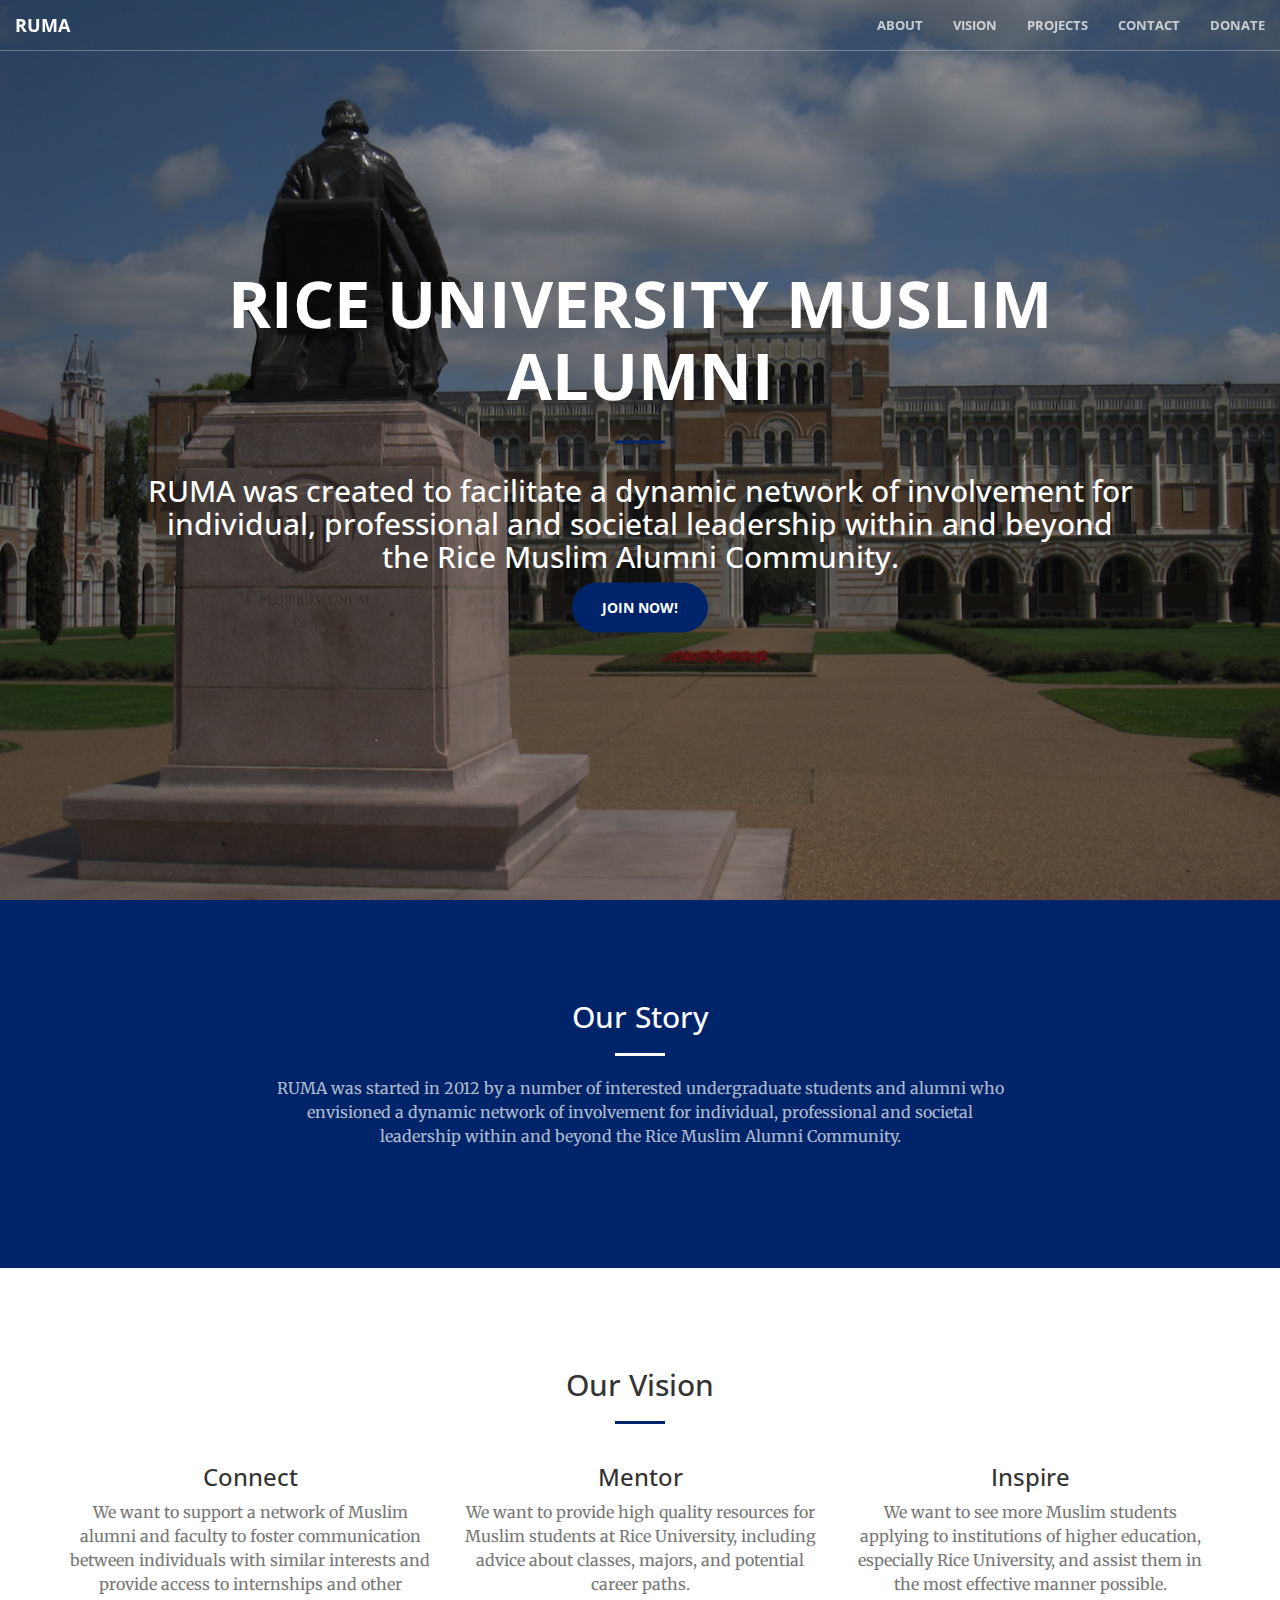
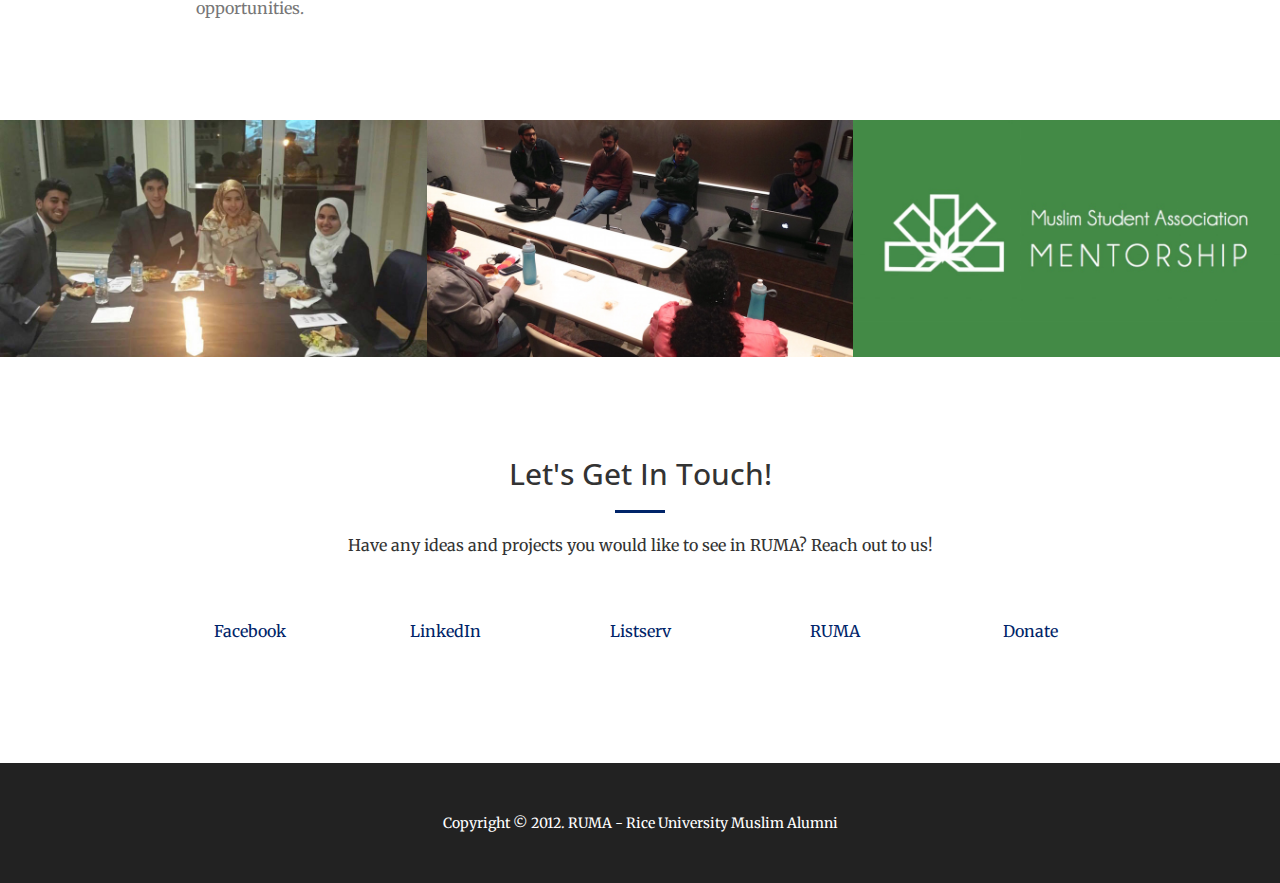
<file: index.html>
<!DOCTYPE html>
<html lang="en">

<head>

	<meta charset="utf-8">
	<meta http-equiv="X-UA-Compatible" content="IE=edge">
	<meta name="viewport" content="width=device-width, initial-scale=1">
	<meta name="description" content="RUMA was created to facilitate a dynamic network of involvement for individual, professional and societal leadership within and beyond the Rice Muslim Alumni Community.">
	<meta name="author" content="Muhammad S Shamim">

	<link rel="icon" type="image/png" href="favicon.ico">
	<title>RUMA - Rice University Muslim Alumni</title>

	<!-- Bootstrap Core CSS -->
	<link rel="stylesheet" type="text/css" href="//maxcdn.bootstrapcdn.com/bootstrap/3.3.5/css/bootstrap.min.css">
	<link rel="stylesheet" type="text/css" href="//maxcdn.bootstrapcdn.com/font-awesome/4.4.0/css/font-awesome.min.css">

	<!-- Custom Fonts -->
	<link href='http://fonts.googleapis.com/css?family=Open+Sans:300italic,400italic,600italic,700italic,800italic,400,300,600,700,800' rel='stylesheet' type='text/css'>
	<link href='http://fonts.googleapis.com/css?family=Merriweather:400,300,300italic,400italic,700,700italic,900,900italic' rel='stylesheet' type='text/css'>

	<link rel="stylesheet" href="css/animate.min.css" type="text/css">
	<link rel="stylesheet" href="css/creative.css" type="text/css">

	<!-- HTML5 Shim and Respond.js IE8 support of HTML5 elements and media queries -->
	<!-- WARNING: Respond.js doesn't work if you view the page via file:// -->
	<!--[if lt IE 9]>
		<script src="https://oss.maxcdn.com/libs/html5shiv/3.7.0/html5shiv.js"></script>
		<script src="https://oss.maxcdn.com/libs/respond.js/1.4.2/respond.min.js"></script>
		<![endif]-->

	</head>

	<body id="page-top">

		<nav id="mainNav" class="navbar navbar-default navbar-fixed-top">
			<div class="container-fluid">
				<!-- Brand and toggle get grouped for better mobile display -->
				<div class="navbar-header">
					<button type="button" class="navbar-toggle collapsed" data-toggle="collapse" data-target="#bs-example-navbar-collapse-1">
						<span class="sr-only">Toggle navigation</span>
						<span class="icon-bar"></span>
						<span class="icon-bar"></span>
						<span class="icon-bar"></span>
					</button>
					<a class="navbar-brand page-scroll" href="#page-top">RUMA</a>
				</div>

				<!-- Collect the nav links, forms, and other content for toggling -->
				<div class="collapse navbar-collapse" id="bs-example-navbar-collapse-1">
					<ul class="nav navbar-nav navbar-right">
						<li>
							<a class="page-scroll" href="#about">About</a>
						</li>
						<li>
							<a class="page-scroll" href="#vision">Vision</a>
						</li>
						<li>
							<a class="page-scroll" href="#projects">Projects</a>
						</li>
						<li>
							<a class="page-scroll" href="#contact">Contact</a>
						</li>
						<li>
							<a class="page-scroll" href="donate.html">Donate</a>
						</li>
					</ul>
				</div>
				<!-- /.navbar-collapse -->
			</div>
			<!-- /.container-fluid -->
		</nav>

		<header>
			<div class="header-content">
				<div class="header-content-inner">
					<h1>Rice University Muslim Alumni</h1>
					<hr>
					<h2>RUMA was created to facilitate a dynamic network of involvement for individual, professional and societal leadership within and beyond the Rice Muslim Alumni Community.</h2>
					<a href="http://bit.ly/1KzcwAD" class="btn btn-primary btn-xl page-scroll">Join Now!</a>
				</div>
			</div>
		</header>

		<section class="bg-primary" id="about">
			<div class="container">
				<div class="row">
					<div class="col-lg-8 col-lg-offset-2 text-center">
						<h2 class="section-heading">Our Story</h2>
						<hr class="light">
						<p class="text-faded">RUMA was started in 2012 by a number of interested undergraduate students and alumni who envisioned a dynamic network of involvement for individual, professional and societal leadership within and beyond the Rice Muslim Alumni Community.</p>
					</div>
				</div>
			</div>
		</section>

		<section id="vision">
			<div class="container">
				<div class="row">
					<div class="col-lg-12 text-center">
						<h2 class="section-heading">Our Vision</h2>
						<hr class="primary">
					</div>
				</div>
			</div>
			<div class="container">
				<div class="row">
					<div class="col-lg-4 col-md-4 text-center">
						<div class="service-box">
							<!--i class="fa fa-4x fa-diamond wow bounceIn text-primary"></i-->
							<h3>Connect</h3>
							<p class="text-muted">We want to support a network of Muslim alumni and faculty to foster communication between individuals with similar interests and provide access to internships and other opportunities.</p>
						</div>
					</div>
					<div class="col-lg-4 col-md-4 text-center">
						<div class="service-box">
							<!--i class="fa fa-4x fa-paper-plane wow bounceIn text-primary" data-wow-delay=".1s"></i-->
							<h3>Mentor</h3>
							<p class="text-muted">We want to provide high quality resources for Muslim students at Rice University, including advice about classes, majors, and potential career paths.</p>
						</div>
					</div>
					<div class="col-lg-4 col-md-4 text-center">
						<div class="service-box">
							<!--i class="fa fa-4x fa-newspaper-o wow bounceIn text-primary" data-wow-delay=".2s"></i-->
							<h3>Inspire</h3>
							<p class="text-muted">We want to see more Muslim students applying to institutions of higher education, especially Rice University, and assist them in the most effective manner possible.</p>
						</div>
					</div>
				</div>
			</div>
		</section>

		<section class="no-padding" id="projects">
			<div class="container-fluid">
				<div class="row no-gutter">
					<div class="col-lg-4 col-md-4">
						<a href="http://bit.ly/1KURkDF" class="portfolio-box">
							<img src="img/group.jpg" class="img-responsive" alt="">
							<div class="portfolio-box-caption">
								<div class="portfolio-box-caption-content">
									<div class="project-category text-faded">
										Annual Banquet
									</div>
									<div class="project-name">
										Join us on September 19, 2015!
									</div>
								</div>
							</div>

						</a>
					</div>
					<div class="col-lg-4 col-md-4">
						<a href="mailto:ruma@alumni.rice.edu" class="portfolio-box">
							<img src="img/islam101.jpg" class="img-responsive" alt="">
							<div class="portfolio-box-caption">
								<div class="portfolio-box-caption-content">
									<div class="project-category text-faded">
										Alumni Panel
									</div>
									<div class="project-name">
										Join the advisory board and connect with current Rice students!
									</div>

								</div>
							</div>
						</a>
					</div>
					<div class="col-lg-4 col-md-4">
						<a href="http://msamentorship.com/chapters/houston/sign-up/" class="portfolio-box">
							<img src="img/msam.jpg" class="img-responsive" alt="">
							<div class="portfolio-box-caption">
								<div class="portfolio-box-caption-content">
									<div class="project-category text-faded">
										MSA Mentorship
									</div>
									<div class="project-name">
										Mentor high school students applying to Rice!
									</div>
								</div>
							</div>
						</a>
					</div>
				</div>
			</div>
		</section>

		<section id="contact">
			<div class="container">
				<div class="row">
					<div class="col-lg-8 col-lg-offset-2 text-center">
						<h2 class="section-heading">Let's Get In Touch!</h2>
						<hr class="primary">
						<p>Have any ideas and projects you would like to see in RUMA? Reach out to us!</p>
					</div>
				</div>
				<div class="row">
					<div class="col-lg-2 col-lg-offset-1 col-sm-2 col-sm-offset-1 col-xs-6 text-center">
						<a href="http://on.fb.me/1EL1oxP">
							<i class="fa fa-facebook-square fa-3x wow bounceIn" data-wow-delay=".1s"></i>
							<p>Facebook</p>
						</a>
					</div>
					<div class="col-lg-2 col-sm-2 col-xs-6 text-center">
						<a href="http://bit.ly/1PVj0rr">
							<i class="fa fa-linkedin-square fa-3x wow bounceIn" data-wow-delay=".1s"></i>
							<p>LinkedIn</p>
						</a>
					</div>
					<div class="col-lg-2 col-sm-2 col-xs-6 text-center">
						<a href="https://mailman.rice.edu/mailman/listinfo/ruma-listserv">
							<i class="fa fa-list-ul fa-3x wow bounceIn" data-wow-delay=".1s"></i>
							<p>Listserv</p>
						</a>
					</div>
					<div class="col-lg-2 col-sm-2 col-xs-6 text-center">
						<a href="mailto:ruma@alumni.rice.edu">
							<i class="fa fa-envelope-square fa-3x wow bounceIn" data-wow-delay=".1s"></i>
							<p>RUMA</p>
						</a>
					</div>
					<div class="col-lg-2 col-sm-2 col-xs-12 text-center">
						<a href="donate.html">
							<i class="fa fa-heart fa-3x wow bounceIn" data-wow-delay=".1s"></i>
							<p>Donate</p>
						</a>
					</div>
				</div>
			</div>
		</section>

		<aside class="bg-dark">
			<div class="container text-center">
				<div class="row credits">
					<div class="col-md-12 text-center">
						Copyright © 2012. RUMA - Rice University Muslim Alumni
					</div>
				</div>
			</div>
		</aside>

		<script src="//ajax.googleapis.com/ajax/libs/jquery/2.1.1/jquery.min.js"></script>
		<script src="//maxcdn.bootstrapcdn.com/bootstrap/3.3.5/js/bootstrap.min.js"></script>

		<!-- Plugin JavaScript -->
		<script src="js/jquery.easing.min.js"></script>
		<script src="js/jquery.fittext.js"></script>
		<script src="js/wow.min.js"></script>

		<!-- Custom Theme JavaScript -->
		<script src="js/creative.js"></script>

	</body>

	</html>
</file>
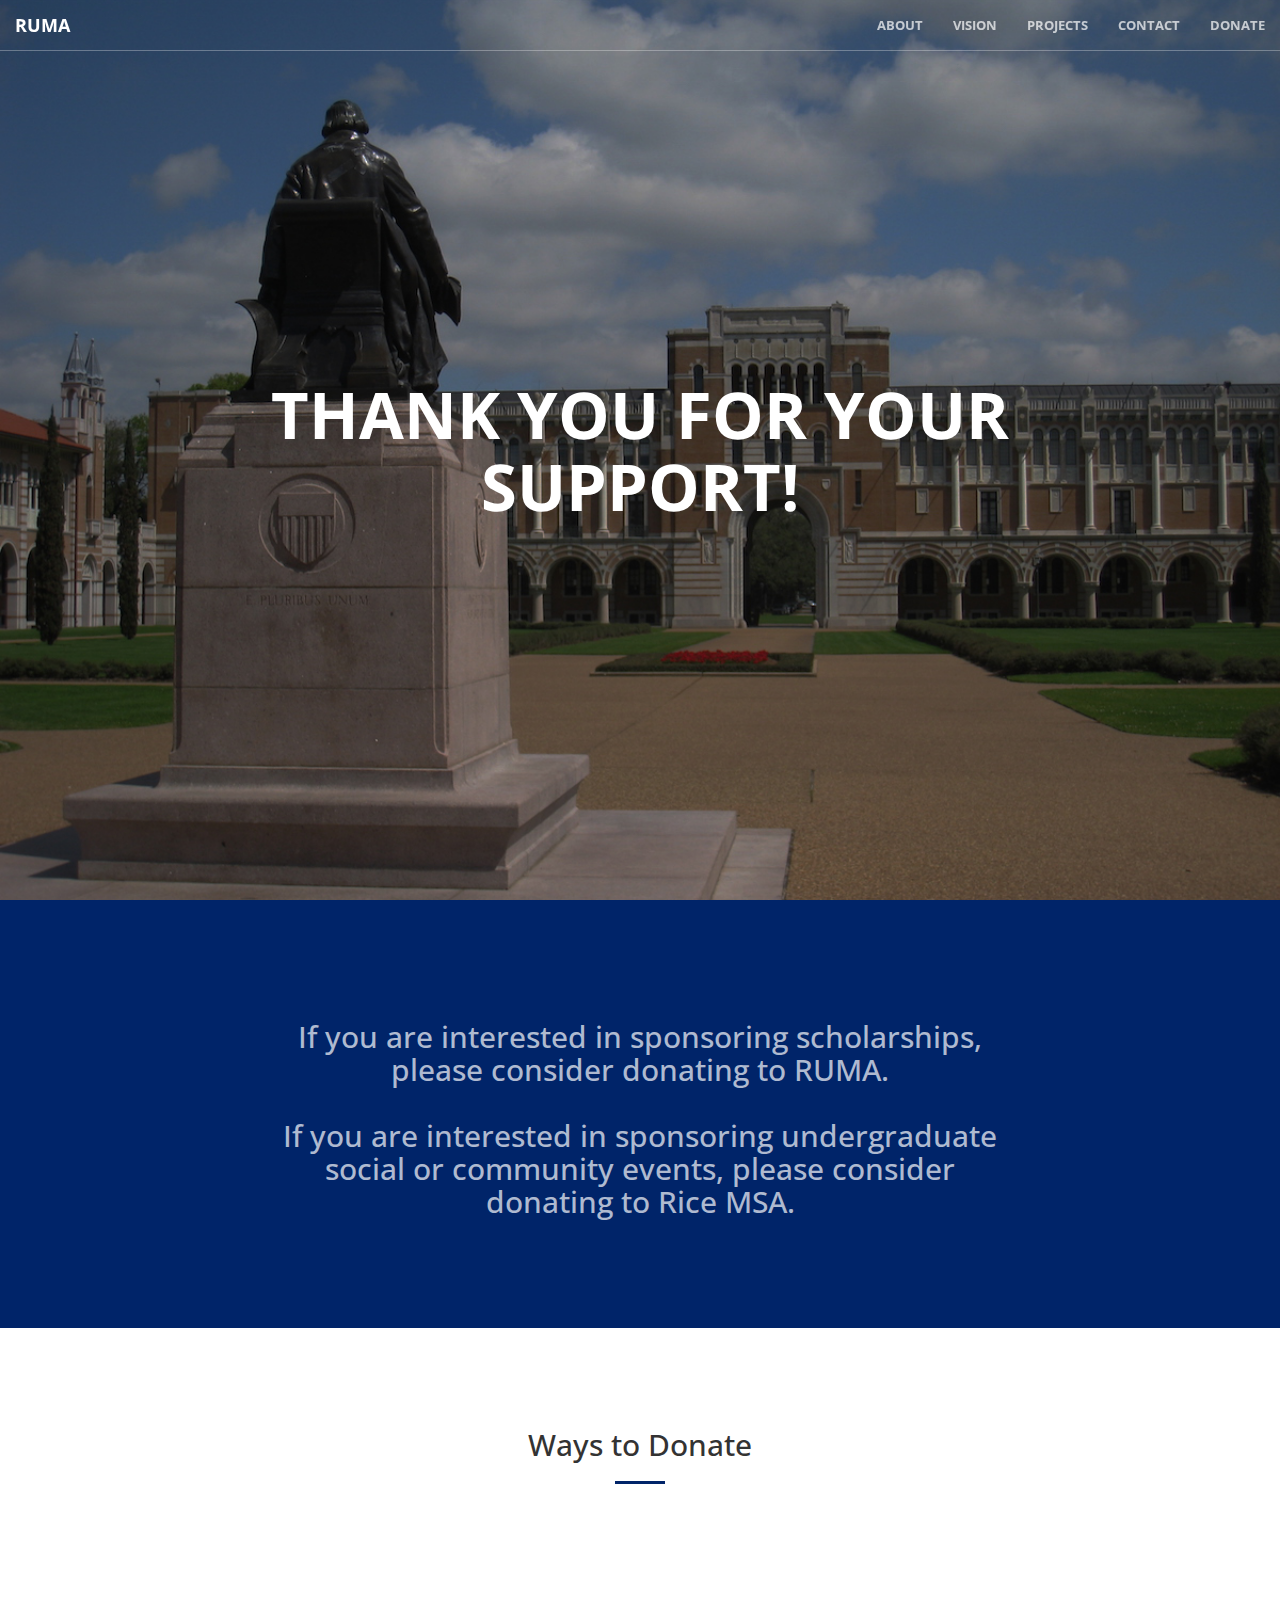
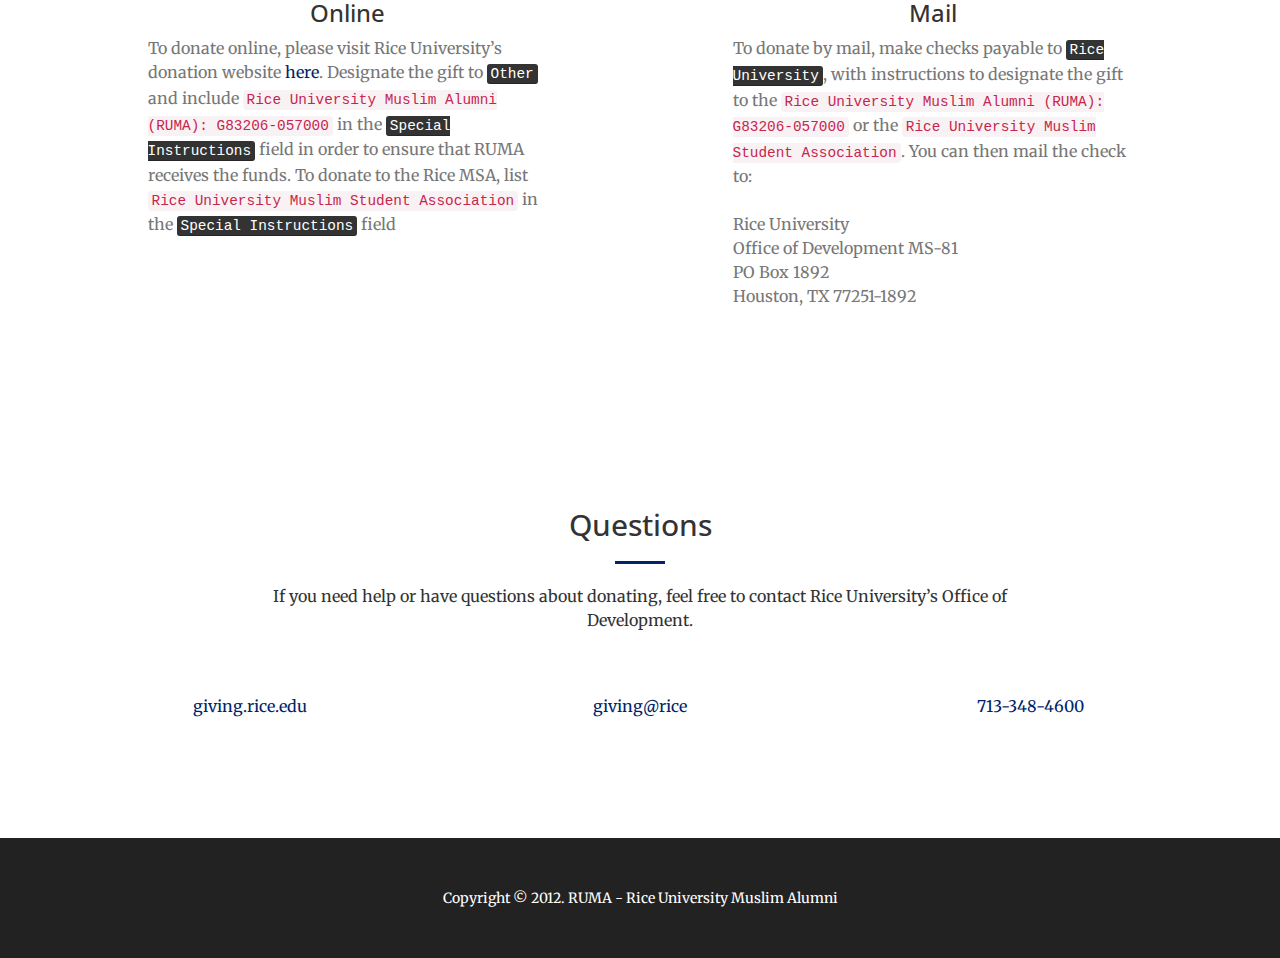
<file: donate.html>
<!DOCTYPE html>
<html lang="en">

<head>

	<meta charset="utf-8">
	<meta http-equiv="X-UA-Compatible" content="IE=edge">
	<meta name="viewport" content="width=device-width, initial-scale=1">
	<meta name="description" content="RUMA was created to facilitate a dynamic network of involvement for individual, professional and societal leadership within and beyond the Rice Muslim Alumni Community.">
	<meta name="author" content="Muhammad S Shamim">

	<link rel="icon" type="image/png" href="favicon.ico">
	<title>RUMA - Rice University Muslim Alumni</title>

	<!-- Bootstrap Core CSS -->
	<link rel="stylesheet" type="text/css" href="//maxcdn.bootstrapcdn.com/bootstrap/3.3.5/css/bootstrap.min.css">
	<link rel="stylesheet" type="text/css" href="//maxcdn.bootstrapcdn.com/font-awesome/4.4.0/css/font-awesome.min.css">

	<!-- Custom Fonts -->
	<link href='http://fonts.googleapis.com/css?family=Open+Sans:300italic,400italic,600italic,700italic,800italic,400,300,600,700,800' rel='stylesheet' type='text/css'>
	<link href='http://fonts.googleapis.com/css?family=Merriweather:400,300,300italic,400italic,700,700italic,900,900italic' rel='stylesheet' type='text/css'>

	<link rel="stylesheet" href="css/animate.min.css" type="text/css">
	<link rel="stylesheet" href="css/creative.css" type="text/css">

	<!-- HTML5 Shim and Respond.js IE8 support of HTML5 elements and media queries -->
	<!-- WARNING: Respond.js doesn't work if you view the page via file:// -->
	<!--[if lt IE 9]>
		<script src="https://oss.maxcdn.com/libs/html5shiv/3.7.0/html5shiv.js"></script>
		<script src="https://oss.maxcdn.com/libs/respond.js/1.4.2/respond.min.js"></script>
		<![endif]-->

	</head>

	<body id="page-top">

		<nav id="mainNav" class="navbar navbar-default navbar-fixed-top">
			<div class="container-fluid">
				<!-- Brand and toggle get grouped for better mobile display -->
				<div class="navbar-header">
					<button type="button" class="navbar-toggle collapsed" data-toggle="collapse" data-target="#bs-example-navbar-collapse-1">
						<span class="sr-only">Toggle navigation</span>
						<span class="icon-bar"></span>
						<span class="icon-bar"></span>
						<span class="icon-bar"></span>
					</button>
					<a class="navbar-brand page-scroll" href="index.html">RUMA</a>
				</div>

				<!-- Collect the nav links, forms, and other content for toggling -->
				<div class="collapse navbar-collapse" id="bs-example-navbar-collapse-1">
					<ul class="nav navbar-nav navbar-right">
						<li>
							<a class="page-scroll" href="index.html#about">About</a>
						</li>
						<li>
							<a class="page-scroll" href="index.html#vision">Vision</a>
						</li>
						<li>
							<a class="page-scroll" href="index.html#projects">Projects</a>
						</li>
						<li>
							<a class="page-scroll" href="index.html#contact">Contact</a>
						</li>
						<li>
							<a class="page-scroll" href="#">Donate</a>
						</li>
					</ul>
				</div>
				<!-- /.navbar-collapse -->
			</div>
			<!-- /.container-fluid -->
		</nav>

		<header>
			<div class="header-content">
				<div class="header-content-inner">
					<h1>Thank you for your support!</h1>
				</div>
			</div>
		</header>

		<section class="bg-primary" id="about">
			<div class="container">
				<div class="row">
					<div class="col-lg-8 col-lg-offset-2 text-center">
						<h2 class="text-faded">If you are interested in sponsoring scholarships, please consider donating to RUMA.<br><br>
							If you are interested in sponsoring undergraduate social or community events, please consider donating to Rice MSA.</h2>
						</div>
					</div>
				</div>
			</section>

			<section id="vision">
				<div class="container">
					<div class="row">
						<div class="col-lg-12 text-center">
							<h2 class="section-heading">Ways to Donate</h2>
							<hr class="primary">
						</div>
					</div>
				</div>
				<div class="container">
					<div class="row">
						<div class="col-lg-6 col-md-6 text-center">
							<div class="service-box">
								<i class="fa fa-4x fa-tv wow bounceIn text-primary"></i>
								<h3>Online</h3>
								<p class="text-muted" align="left">To donate online, please visit Rice University’s donation website <a href="https://online.alumni.rice.edu/default.aspx?page=GIVEUserGift">here</a>. Designate the gift to <kbd>Other</kbd> and include <code>Rice University Muslim Alumni (RUMA): G83206-057000</code> in the <kbd>Special Instructions</kbd> field in order to ensure that RUMA receives the funds. To donate to the Rice MSA, list <code>Rice University Muslim Student Association</code> in the <kbd>Special Instructions</kbd> field</p>
							</div>
						</div>
						<div class="col-lg-6 col-md-6 text-center">
							<div class="service-box">
							<i class="fa fa-4x fa-envelope wow bounceIn text-primary" data-wow-delay=".1s"></i>
								<h3>Mail</h3>
								<p class="text-muted" align="left">To donate by mail, make checks payable to <kbd>Rice University</kbd>, with instructions to designate the gift to the <code>Rice University Muslim Alumni (RUMA): G83206-057000</code> or the <code>Rice University Muslim Student Association</code>. You can then mail the check to:<br><br>
									Rice University<br>
									Office of Development MS-81<br>
									PO Box 1892<br>
									Houston, TX 77251-1892</p>
								</div>
							</div>
						</div>
					</div>
				</section>

				<section id="contact">
					<div class="container">
						<div class="row">
							<div class="col-lg-8 col-lg-offset-2 text-center">
								<h2 class="section-heading">Questions</h2>
								<hr class="primary">
								<p>If you need help or have questions about donating, feel free to contact Rice University’s Office of Development.
								</div>
							</div>
							<div class="row">
								<div class="col-lg-4 col-sm-4 col-xs-6 text-center">
									<a href="http://giving.rice.edu/">
										<i class="fa fa-tv fa-3x wow bounceIn" data-wow-delay=".1s"></i>
										<p>giving.rice.edu</p>
									</a>
								</div>
								<div class="col-lg-4 col-sm-4 col-xs-6 text-center">
									<a href="mailto:giving@rice.edu">
										<i class="fa fa-envelope-square fa-3x wow bounceIn" data-wow-delay=".1s"></i>
										<p>giving@rice</p>
									</a>
								</div>
								<div class="col-lg-4 col-sm-4 col-xs-12 text-center">
									<a href="mailto:ruma@alumni.rice.edu">
										<i class="fa fa-phone fa-3x wow bounceIn" data-wow-delay=".1s"></i>
										<p>713-348-4600</p>
									</a>
								</div>
							</div>
						</div>
					</section>




					<aside class="bg-dark">
						<div class="container text-center">
							<div class="row credits">
								<div class="col-md-12 text-center">
									Copyright © 2012. RUMA - Rice University Muslim Alumni
								</div>
							</div>
						</div>
					</aside>

					<script src="//ajax.googleapis.com/ajax/libs/jquery/2.1.1/jquery.min.js"></script>
					<script src="//maxcdn.bootstrapcdn.com/bootstrap/3.3.5/js/bootstrap.min.js"></script>

					<!-- Plugin JavaScript -->
					<script src="js/jquery.easing.min.js"></script>
					<script src="js/jquery.fittext.js"></script>
					<script src="js/wow.min.js"></script>

					<!-- Custom Theme JavaScript -->
					<script src="js/creative.js"></script>

				</body>

				</html>
</file>
<file: css/creative.css>
/*!
 * Start Bootstrap - Creative Bootstrap Theme (http://startbootstrap.com)
 * Code licensed under the Apache License v2.0.
 * For details, see http://www.apache.org/licenses/LICENSE-2.0.
 */header,header .header-content{width:100%;text-align:center;position:relative}body,html{width:100%;height:100%}body{font-family:Merriweather,'Helvetica Neue',Arial,sans-serif;webkit-tap-highlight-color:#222}.btn,.navbar-default,.navbar-default .navbar-header .navbar-brand,h1,h2,h3,h4,h5,h6{font-family:'Open Sans','Helvetica Neue',Arial,sans-serif}hr{max-width:50px;border-color:#002469;border-width:3px}hr.light{border-color:#fff}a{color:#002469;-webkit-transition:all .35s;-moz-transition:all .35s;transition:all .35s}a:focus,a:hover{color:#eb3812}p{margin-bottom:20px;font-size:16px;line-height:1.5}.bg-primary{background-color:#002469}.bg-dark{color:#fff;background-color:#222}.text-faded{color:rgba(255,255,255,.7)}section{padding:100px 0}aside{padding:50px 0}.no-padding{padding:0}.navbar-default{border-color:rgba(34,34,34,.05);background-color:#fff;-webkit-transition:all .35s;-moz-transition:all .35s;transition:all .35s}.navbar-default .navbar-header .navbar-brand{text-transform:uppercase;font-weight:700;color:#002469}.navbar-default .navbar-header .navbar-brand:focus,.navbar-default .navbar-header .navbar-brand:hover{color:#eb3812}.navbar-default .nav>li>a,.navbar-default .nav>li>a:focus{text-transform:uppercase;font-size:13px;font-weight:700;color:#222}.navbar-default .nav>li>a:focus:hover,.navbar-default .nav>li>a:hover{color:#002469}.navbar-default .nav>li.active>a,.navbar-default .nav>li.active>a:focus{color:#002469!important;background-color:transparent}.navbar-default .nav>li.active>a:focus:hover,.navbar-default .nav>li.active>a:hover{background-color:transparent}@media(min-width:768px){.navbar-default{border-color:rgba(255,255,255,.3);background-color:transparent}.navbar-default .navbar-header .navbar-brand{color:rgba(255,255,255,.7)}.navbar-default .navbar-header .navbar-brand:focus,.navbar-default .navbar-header .navbar-brand:hover{color:#fff}.navbar-default .nav>li>a,.navbar-default .nav>li>a:focus{color:rgba(255,255,255,.7)}.navbar-default .nav>li>a:focus:hover,.navbar-default .nav>li>a:hover{color:#fff}.navbar-default.affix{border-color:rgba(34,34,34,.05);background-color:#fff}.navbar-default.affix .navbar-header .navbar-brand{font-size:14px;color:#002469}.navbar-default.affix .navbar-header .navbar-brand:focus,.navbar-default.affix .navbar-header .navbar-brand:hover{color:#002469}.navbar-default.affix .nav>li>a,.navbar-default.affix .nav>li>a:focus{color:#222}.navbar-default.affix .nav>li>a:focus:hover,.navbar-default.affix .nav>li>a:hover{color:#002469}}header{min-height:auto;color:#fff;background-image:url(../img/header.jpg);background-position:center;-webkit-background-size:cover;-moz-background-size:cover;background-size:cover;-o-background-size:cover}header .header-content{padding:100px 15px}header .header-content .header-content-inner h1{margin-top:0;margin-bottom:0;text-transform:uppercase;font-weight:700}header .header-content .header-content-inner hr{margin:30px auto}header .header-content .header-content-inner p{margin-bottom:50px;font-size:16px;font-weight:300;color:rgba(255,255,255,.7)}@media(min-width:768px){header{min-height:100%}header .header-content{position:absolute;top:50%;padding:0 50px;-webkit-transform:translateY(-50%);-ms-transform:translateY(-50%);transform:translateY(-50%)}header .header-content .header-content-inner{margin-right:auto;margin-left:auto;max-width:1000px}header .header-content .header-content-inner p{margin-right:auto;margin-left:auto;max-width:80%;font-size:18px}}.section-heading{margin-top:0}.service-box{margin:50px auto 0;max-width:400px}@media(min-width:992px){.service-box{margin:20px auto 0}}.service-box p{margin-bottom:0}.portfolio-box{display:block;position:relative;margin:0 auto;max-width:650px}.portfolio-box .portfolio-box-caption{display:block;position:absolute;bottom:0;width:100%;height:100%;text-align:center;color:#fff;opacity:0;background:rgba(0,36,105,.9);-webkit-transition:all .35s;-moz-transition:all .35s;transition:all .35s}.btn-default.active,.btn-default:active,.btn-primary.active,.btn-primary:active,.open>.dropdown-toggle.btn-default,.open>.dropdown-toggle.btn-primary{background-image:none}.portfolio-box .portfolio-box-caption .portfolio-box-caption-content{position:absolute;top:50%;width:100%;text-align:center;transform:translateY(-50%)}.portfolio-box .portfolio-box-caption .portfolio-box-caption-content .project-category,.portfolio-box .portfolio-box-caption .portfolio-box-caption-content .project-name{padding:0 15px;font-family:'Open Sans','Helvetica Neue',Arial,sans-serif}.portfolio-box .portfolio-box-caption .portfolio-box-caption-content .project-category{text-transform:uppercase;font-size:14px;font-weight:600}.portfolio-box .portfolio-box-caption .portfolio-box-caption-content .project-name{font-size:18px}.portfolio-box:hover .portfolio-box-caption{opacity:1}@media(min-width:768px){.portfolio-box .portfolio-box-caption .portfolio-box-caption-content .project-category{font-size:16px}.portfolio-box .portfolio-box-caption .portfolio-box-caption-content .project-name{font-size:22px}}.call-to-action h2{margin:0 auto 20px}.text-primary{color:#002469}.no-gutter>[class*=col-]{padding-right:0;padding-left:0}.btn-default{border-color:#fff;color:#222;background-color:#fff;transition:all .35s}.btn-default,.btn-primary{-webkit-transition:all .35s;-moz-transition:all .35s}.btn-default.active,.btn-default.focus,.btn-default:active,.btn-default:focus,.btn-default:hover,.open>.dropdown-toggle.btn-default{border-color:#ededed;color:#222;background-color:#f2f2f2}.btn-default.disabled,.btn-default.disabled.active,.btn-default.disabled.focus,.btn-default.disabled:active,.btn-default.disabled:focus,.btn-default.disabled:hover,.btn-default[disabled],.btn-default[disabled].active,.btn-default[disabled].focus,.btn-default[disabled]:active,.btn-default[disabled]:focus,.btn-default[disabled]:hover,fieldset[disabled] .btn-default,fieldset[disabled] .btn-default.active,fieldset[disabled] .btn-default.focus,fieldset[disabled] .btn-default:active,fieldset[disabled] .btn-default:focus,fieldset[disabled] .btn-default:hover{border-color:#fff;background-color:#fff}.btn-default .badge{color:#fff;background-color:#222}.btn-primary{border-color:#002469;color:#fff;background-color:#002469;transition:all .35s}.btn-primary.active,.btn-primary.focus,.btn-primary:active,.btn-primary:focus,.btn-primary:hover,.open>.dropdown-toggle.btn-primary{border-color:#ed431f;color:#fff;background-color:#ee4b28}.btn-primary.disabled,.btn-primary.disabled.active,.btn-primary.disabled.focus,.btn-primary.disabled:active,.btn-primary.disabled:focus,.btn-primary.disabled:hover,.btn-primary[disabled],.btn-primary[disabled].active,.btn-primary[disabled].focus,.btn-primary[disabled]:active,.btn-primary[disabled]:focus,.btn-primary[disabled]:hover,fieldset[disabled] .btn-primary,fieldset[disabled] .btn-primary.active,fieldset[disabled] .btn-primary.focus,fieldset[disabled] .btn-primary:active,fieldset[disabled] .btn-primary:focus,fieldset[disabled] .btn-primary:hover{border-color:#002469;background-color:#002469}.btn-primary .badge{color:#002469;background-color:#fff}.btn{border:0;border-radius:300px;text-transform:uppercase;font-weight:700}.btn-xl{padding:15px 30px}::-moz-selection{text-shadow:none;color:#fff;background:#222}::selection{text-shadow:none;color:#fff;background:#222}img::selection{color:#fff;background:0 0}img::-moz-selection{color:#fff;background:0 0}
</file>
